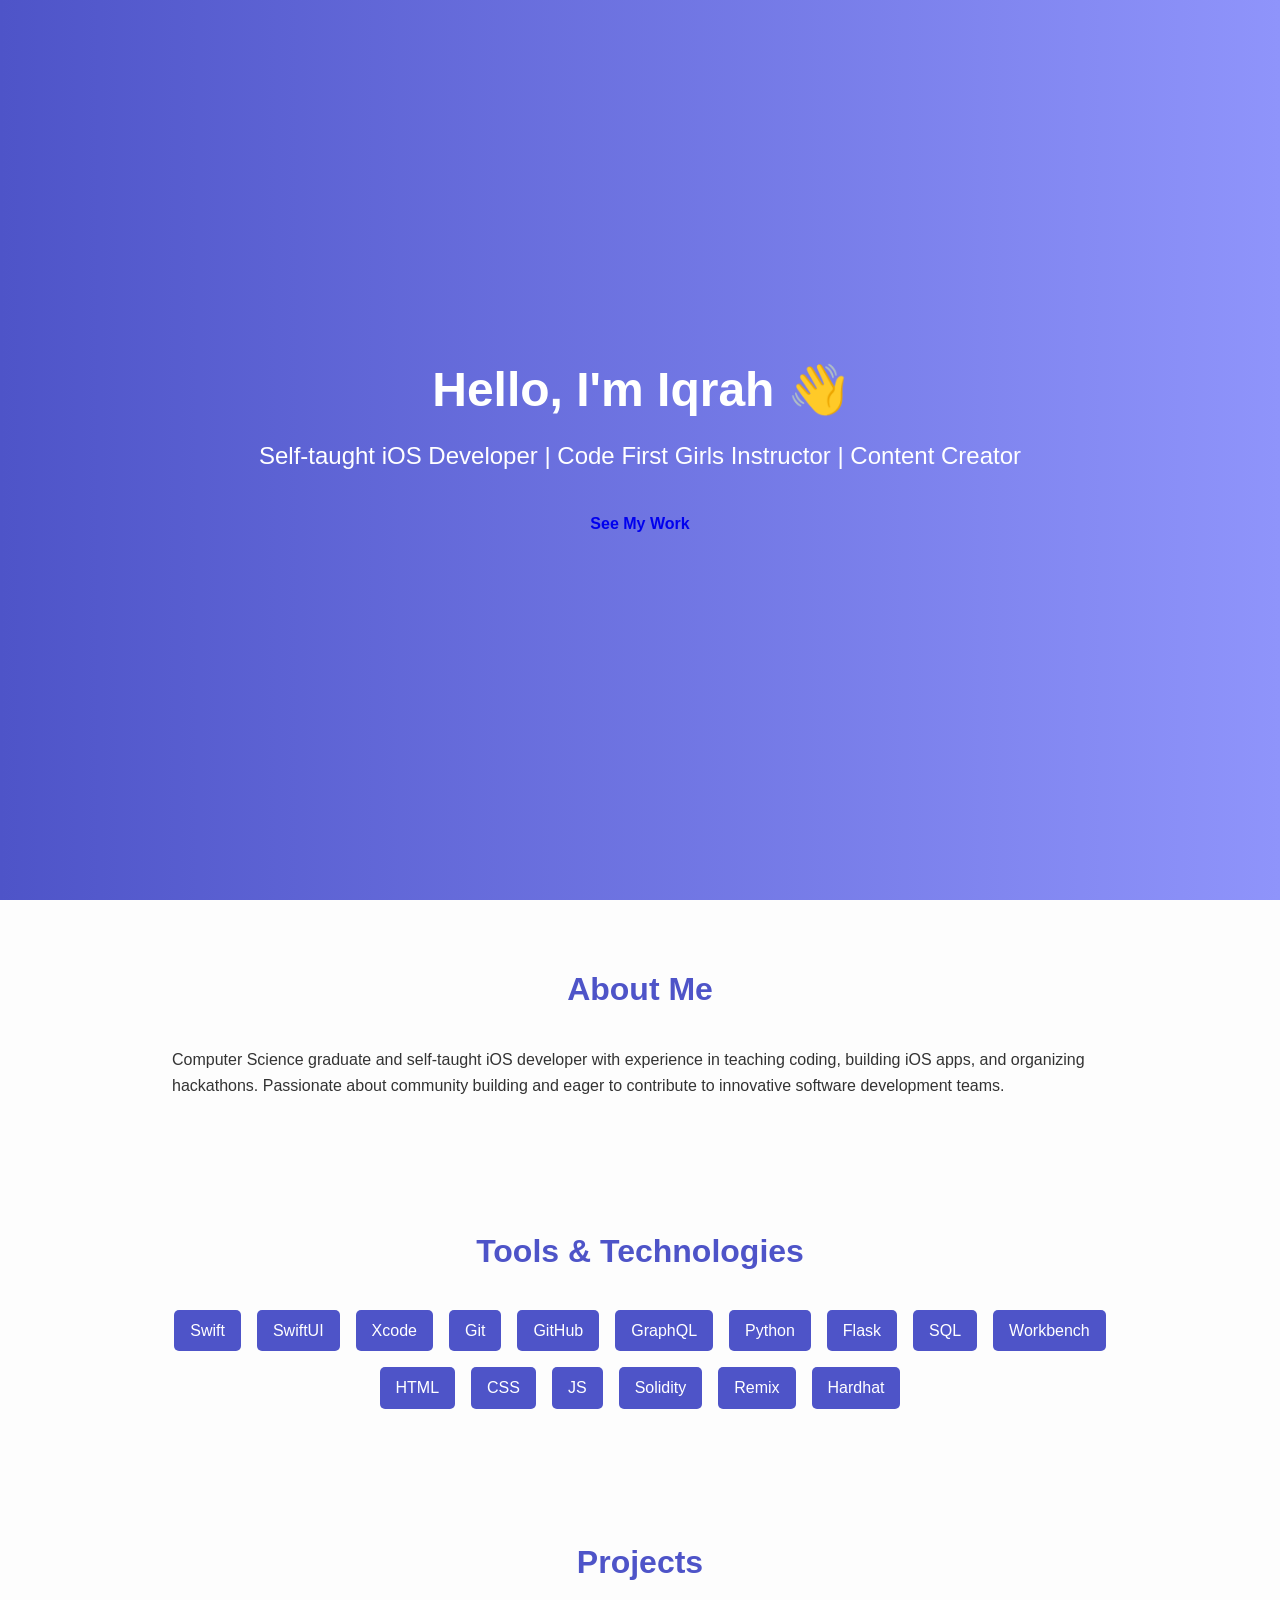
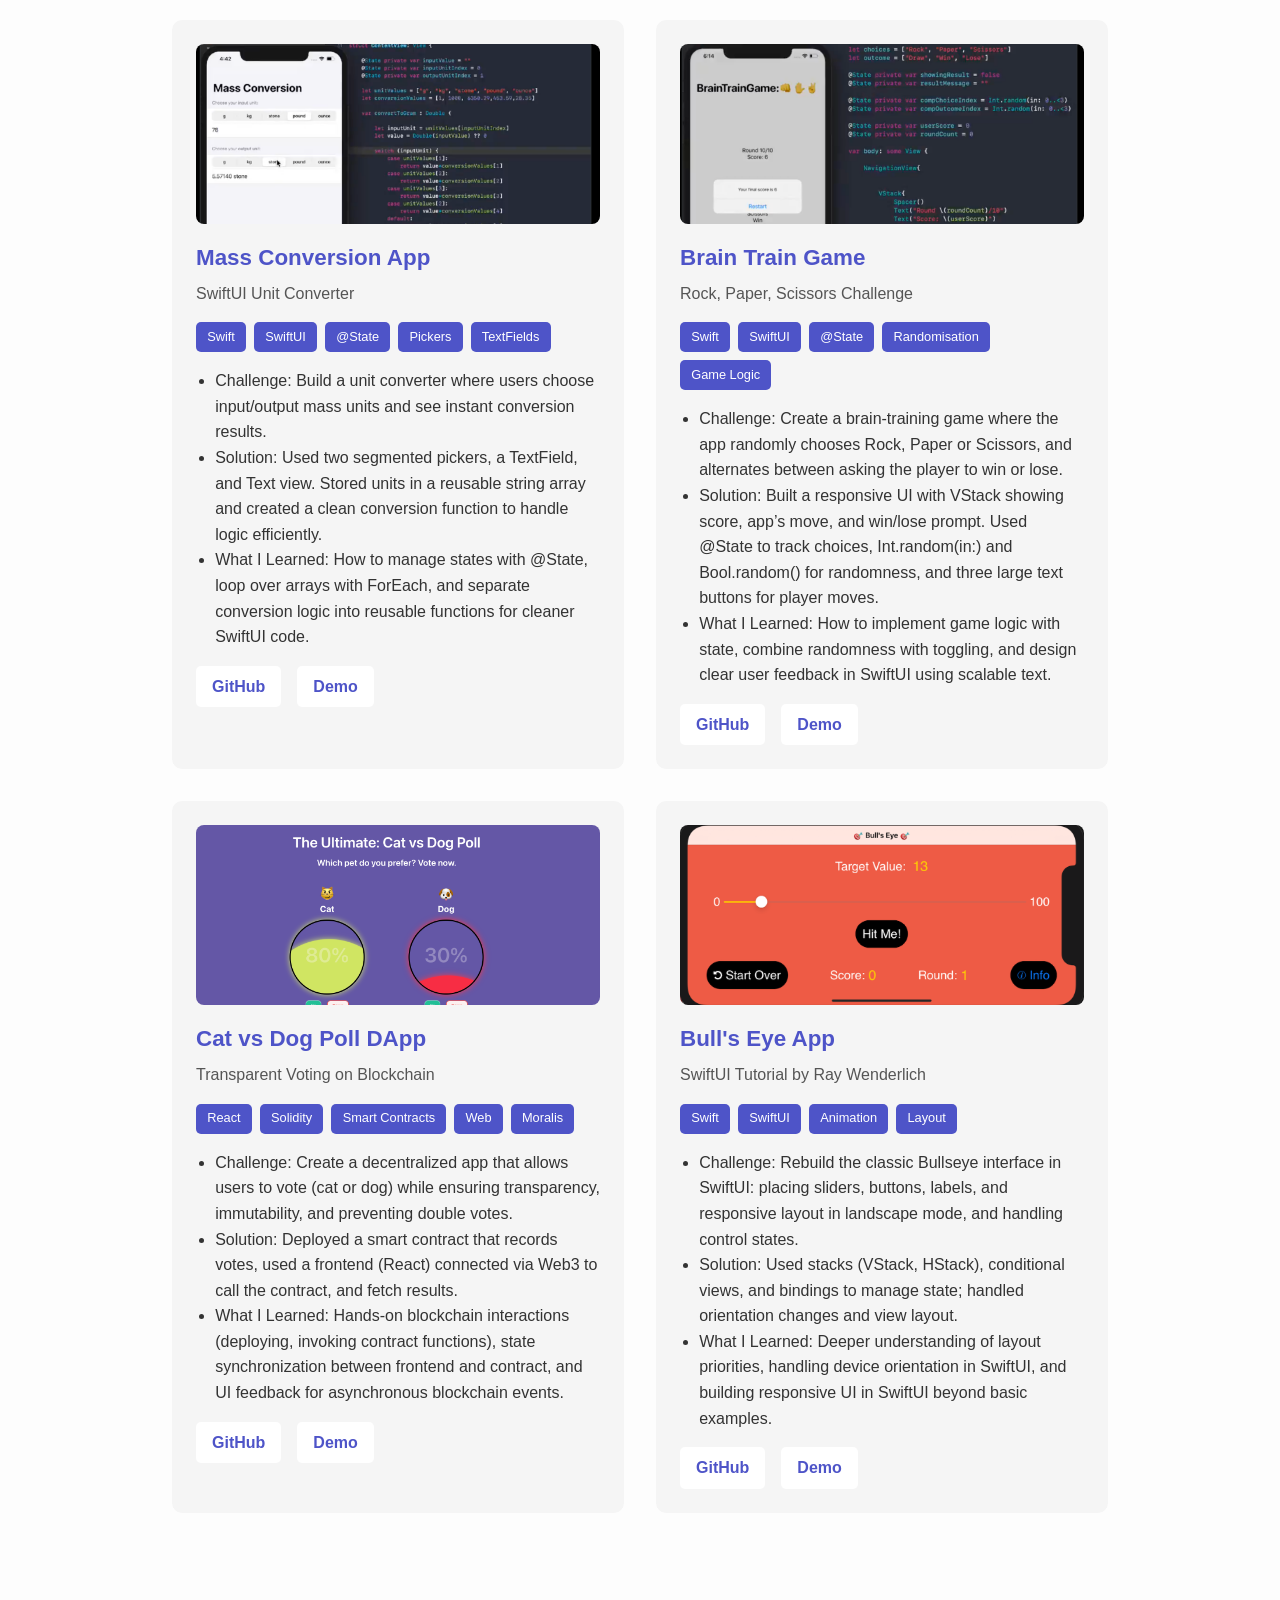
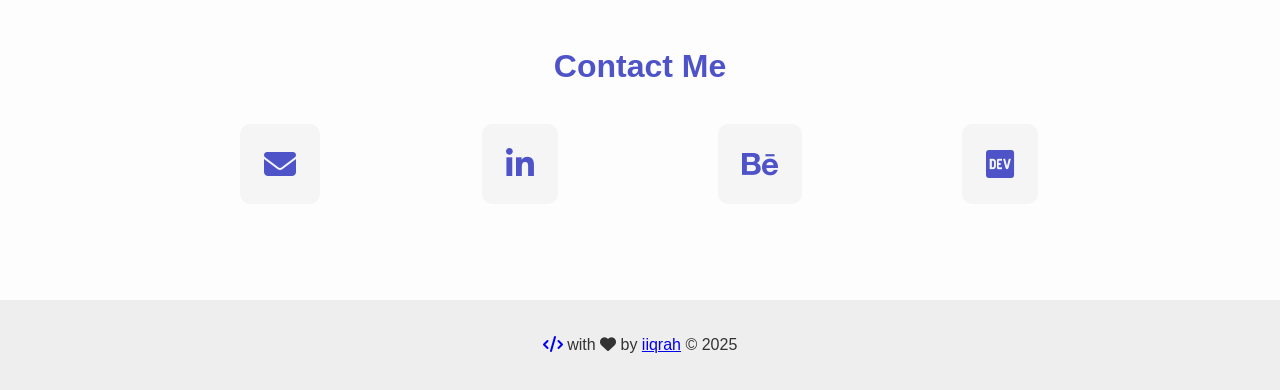
<file: index.html>
<!DOCTYPE html>
<html lang="en">
<head>
  <meta charset="UTF-8">
  <meta name="viewport" content="width=device-width, initial-scale=1.0">
  <title>Iqrah | Developer Portfolio</title>
  <link rel="stylesheet" href="style.css">
  <link rel="stylesheet" href="https://cdnjs.cloudflare.com/ajax/libs/font-awesome/6.5.2/css/all.min.css" integrity="sha512-SnH5WK+bZxgPHs44uWIX+LLJAJ9/2PkPKZ5QiAj6Ta86w+fsb2TkcmfRyVX3pBnMFcV7oQPJkl9QevSCWr3W6A==" crossorigin="anonymous" referrerpolicy="no-referrer" />

</head>
<body>

  <!-- Hero Section -->
  <header class="hero">
    <div class="hero-content">
      <h1>Hello, I'm Iqrah 👋</h1>
      <p>Self-taught iOS Developer | Code First Girls Instructor | Content Creator </p>
      <a href="#projects" class="btn">See My Work</a>
    </div>
  </header>

  <!-- About Section -->
  <section id="about" class="section">
    <h2>About Me</h2>
    <p>Computer Science graduate and self-taught iOS developer with experience in teaching coding, building iOS apps, and organizing hackathons. Passionate about community building and eager to contribute to innovative software development teams.</p>
  </section>


  <!-- Skills Section -->
  <section id="skills" class="section">
    <h2>Tools & Technologies</h2>
    <ul class="skills-list">
      <li>Swift</li>
      <li>SwiftUI</li>
      <li>Xcode</li>
      <li>Git</li>
      <li>GitHub</li>
      <li>GraphQL</li>
      <li>Python</li>
      <li>Flask</li>
      <li>SQL</li>
      <li>Workbench</li>
      <li>HTML</li>
      <li>CSS</li>
      <li>JS</li>
      <li>Solidity</li>
      <li>Remix</li>
      <li>Hardhat</li>
    </ul>
  </section>

<!-- Projects Section -->
<section id="projects" class="section">
  <h2>Projects</h2>
  <div class="projects-grid">

    <!-- Project Card 1 -->
    <div class="project-card">
      <!-- Thumbnail -->
      <img src="img/projects/mass-conversion.png" alt="Mass Conversion App Screenshot" class="project-thumbnail">

      <!-- Title & Subtitle -->
      <div class="project-title">
        <h3>Mass Conversion App</h3>
        <p class="subtitle">SwiftUI Unit Converter</p>
      </div>

      <!-- Tech Stack Tags -->
      <div class="tech-tags">
        <span>Swift</span>
        <span>SwiftUI</span>
        <span>@State</span>
        <span>Pickers</span>
        <span>TextFields</span>
      </div>

      <!-- Bullet Points -->
      <ul class="project-points">
        <li>Challenge: Build a unit converter where users choose input/output mass units and see instant conversion results.</li>
        <li>Solution: Used two segmented pickers, a TextField, and Text view. Stored units in a reusable string array and created a clean conversion function to handle logic efficiently.</li>
        <li>What I Learned: How to manage states with @State, loop over arrays with ForEach, and separate conversion logic into reusable functions for cleaner SwiftUI code.</li>
      </ul>

      <!-- Buttons -->
      <div class="project-buttons">
        <a href="https://github.com/iiqrah/100-days-of-swift/tree/master/mass-conversion/mass-conversion" target="_blank" class="btn">GitHub</a>
        <a href="https://twitter.com/i/status/1236333971388141568" target="_blank" class="btn">Demo</a>
      </div>
    </div>

    <!-- Project Card 2 -->
    <div class="project-card">
      <!-- Thumbnail -->
      <img src="img/projects/brain-train-game.png" alt="Brain Train Game Screenshot" class="project-thumbnail">

      <!-- Title & Subtitle -->
      <div class="project-title">
        <h3>Brain Train Game</h3>
        <p class="subtitle">Rock, Paper, Scissors Challenge</p>
      </div>

      <!-- Tech Stack Tags -->
      <div class="tech-tags">
        <span>Swift</span>
        <span>SwiftUI</span>
        <span>@State</span>
        <span>Randomisation</span>
        <span>Game Logic</span>
      </div>

      <!-- Bullet Points -->
      <ul class="project-points">
        <li>Challenge: Create a brain-training game where the app randomly chooses Rock, Paper or Scissors, and alternates between asking the player to win or lose.</li>
        <li>Solution: Built a responsive UI with VStack showing score, app’s move, and win/lose prompt. Used @State to track choices, Int.random(in:) and Bool.random() for randomness, and three large text buttons for player moves.</li>
        <li>What I Learned: How to implement game logic with state, combine randomness with toggling, and design clear user feedback in SwiftUI using scalable text.</li>
      </ul>

      <!-- Buttons -->
      <div class="project-buttons">
        <a href="https://github.com/iiqrah/100-days-of-swift/tree/master/BrainTrainRPS/BrainTrainRPS" target="_blank" class="btn">GitHub</a>
        <a href="https://x.com/iiqrah_/status/1247211411140415494" target="_blank" class="btn">Demo</a>
      </div>
    </div>

    <!-- Project Card 3 -->
    <div class="project-card">
      <!-- Thumbnail -->
      <img src="img/projects/cat-vs-dog.png" alt="Cat vs Dog Poll DApp Screenshot" class="project-thumbnail">

      <!-- Title & Subtitle -->
      <div class="project-title">
        <h3>Cat vs Dog Poll DApp</h3>
        <p class="subtitle">Transparent Voting on Blockchain</p>
      </div>
      <!-- Tech Stack Tags -->
      <div class="tech-tags">
        <span>React</span>
        <span>Solidity</span>
        <span>Smart Contracts</span>
        <span>Web</span>
        <span>Moralis</span>
      </div>

      <!-- Bullet Points -->
      <ul class="project-points">
        <li>Challenge: Create a decentralized app that allows users to vote (cat or dog) while ensuring transparency, immutability, and preventing double votes.</li>
        <li>Solution: Deployed a smart contract that records votes, used a frontend (React) connected via Web3 to call the contract, and fetch results.</li>
        <li>What I Learned: Hands-on blockchain interactions (deploying, invoking contract functions), state synchronization between frontend and contract, and UI feedback for asynchronous blockchain events.</li>
      </ul>

      <!-- Buttons -->
      <div class="project-buttons">
        <a href="https://github.com/iiqrah-dev/cat-vs-dog" target="_blank" class="btn">GitHub</a>
        <a href="https://iiqrah-dev.github.io/cat-vs-dog/" target="_blank" class="btn">Demo</a>
      </div>
    </div>

    <!-- Project Card 4 -->
    <div class="project-card">
      <!-- Thumbnail -->
      <img src="img/projects/bulls-eye.png" alt="Bull's Eye App Screenshot" class="project-thumbnail">

      <!-- Title & Subtitle -->
      <div class="project-title">
        <h3>Bull's Eye App</h3>
        <p class="subtitle">SwiftUI Tutorial by Ray Wenderlich</p>
      </div>

      <!-- Tech Stack Tags -->
      <div class="tech-tags">
        <span>Swift</span>
        <span>SwiftUI</span>
        <span>Animation</span>
        <span>Layout</span>
      </div>

      <!-- Bullet Points -->
      <ul class="project-points">
        <li>Challenge: Rebuild the classic Bullseye interface in SwiftUI: placing sliders, buttons, labels, and responsive layout in landscape mode, and handling control states.</li>
        <li>Solution: Used stacks (VStack, HStack), conditional views, and bindings to manage state; handled orientation changes and view layout.</li>
        <li>What I Learned: Deeper understanding of layout priorities, handling device orientation in SwiftUI, and building responsive UI in SwiftUI beyond basic examples.</li>
      </ul>

      <!-- Buttons -->
      <div class="project-buttons">
        <a href="https://github.com/iiqrah/raywenderlich-ios-course/tree/master/bulls-eye-game/bulls-eye-game" target="_blank" class="btn">GitHub</a>
        <a href="https://x.com/iiqrah_/status/1284225753895374848" target="_blank" class="btn">Demo</a>
      </div>
    </div>

  
    <!-- ... -->

  </div>
</section>

  

<!-- Contact Section -->
<section id="contact" class="section">
  <h2>Contact Me</h2>
  <div class="contact-grid">
     <a class="contact-card" href="mailto:hello@iiqrah.com" target="blank"> <i class="fas fa-2x fa-envelope" title="hello@iiqrah.com"></i> </a>
     <a class="contact-card" href="https://www.linkedin.com/in/iiqrah" target="blank"> <i class="fab fa-2x fa-linkedin-in" title="linkedin.com/in/iiqrah"></i> </a>
     <!-- <a class="contact-card" href="https://www.github.com/iiqrah" target="blank"> <i class="fab fa-2x fa-github" title="github.com/iiqrah"></i> </a> -->
    <a class="contact-card" href="https://www.behance.net/iiqrah" target="blank"> <i class="fab fa-2x fa-behance" title="behance.net/iiqrah"></i> </a>
<a class="contact-card" href="https://www.dev.to/iiqrah" target="blank"> <i class="fab fa-2x fa-dev" title="dev.to/iiqrah"></i> </a>    
</a>
  </div>
</section>


  <!-- Footer -->
  <footer>
    <p><a href="https://github.com/iiqrah" target="_blank"> <i class="fas fa-code"></i></a>
             with <i class="fas fa-heart"></i> by  <a href="https://iiqrah.com/" target="_blank">iiqrah</a> &copy; 2025</p>
  </footer>


</body>
</html>
</file>
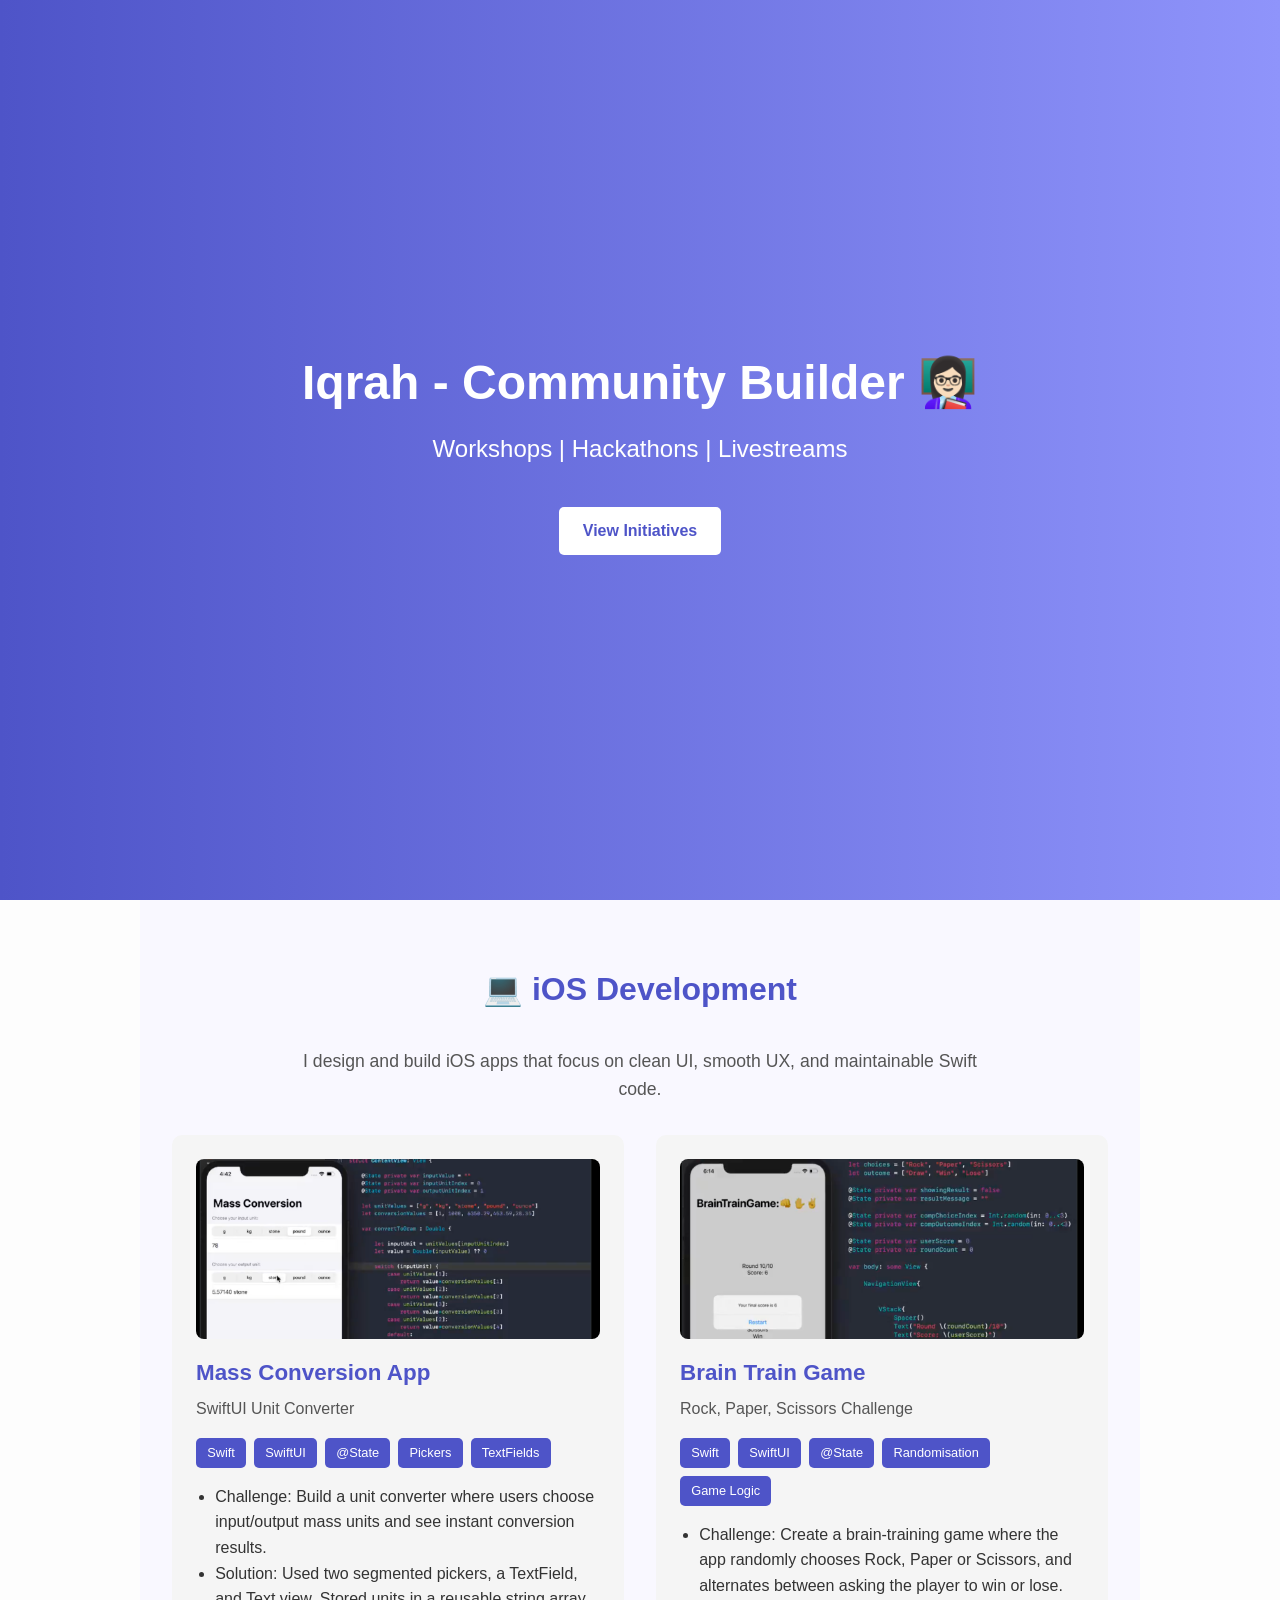
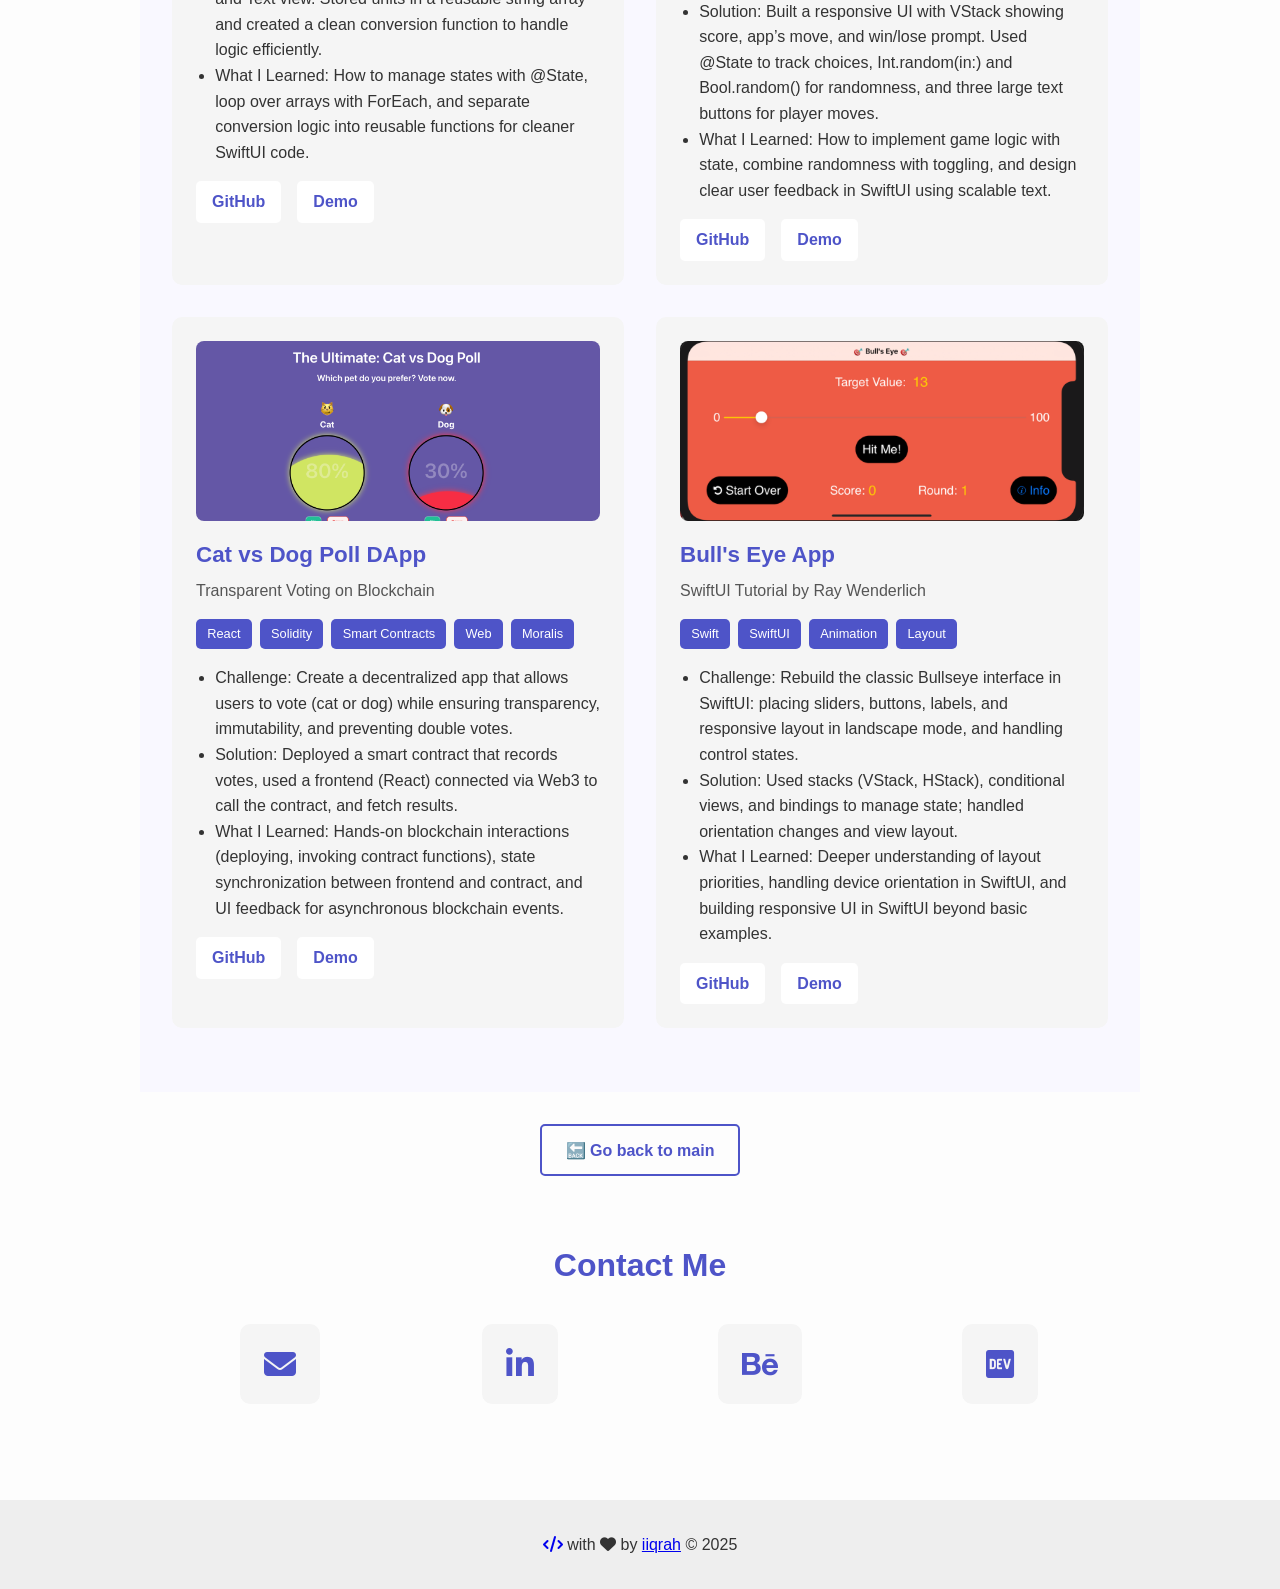
<file: community-work.html>
<!DOCTYPE html>
<html lang="en">
<head>
  <meta charset="UTF-8">
  <meta name="viewport" content="width=device-width, initial-scale=1.0">
  <title>Iqrah | Developer Portfolio</title>
  <link rel="stylesheet" href="style.css">
  <link rel="stylesheet" href="https://cdnjs.cloudflare.com/ajax/libs/font-awesome/6.5.2/css/all.min.css" integrity="sha512-SnH5WK+bZxgPHs44uWIX+LLJAJ9/2PkPKZ5QiAj6Ta86w+fsb2TkcmfRyVX3pBnMFcV7oQPJkl9QevSCWr3W6A==" crossorigin="anonymous" referrerpolicy="no-referrer" />

</head>
<body>

<header class="hero">
  <div class="hero-content">
    <h1>Iqrah - Community Builder 👩🏻‍🏫</h1>
    <p>Workshops | Hackathons | Livestreams </p>
    <div class="hero-buttons">
      <a href="#ios-section" class="btn btn-ios">View Initiatives</a>
    </div>
  </div>
</header>

  <!-- iOS Section -->
<section id="ios-section" class="section ios-section">
  <h2>💻 iOS Development</h2>
  <p class="section-intro">
    I design and build iOS apps that focus on clean UI, smooth UX, and maintainable Swift code.
  </p>
  
  <div class="projects-grid">

    <!-- Project Card 1 -->
    <div class="project-card">
      <!-- Thumbnail -->
      <img src="img/projects/mass-conversion.png" alt="Mass Conversion App Screenshot" class="project-thumbnail">

      <!-- Title & Subtitle -->
      <div class="project-title">
        <h3>Mass Conversion App</h3>
        <p class="subtitle">SwiftUI Unit Converter</p>
      </div>

      <!-- Tech Stack Tags -->
      <div class="tech-tags">
        <span>Swift</span>
        <span>SwiftUI</span>
        <span>@State</span>
        <span>Pickers</span>
        <span>TextFields</span>
      </div>

      <!-- Bullet Points -->
      <ul class="project-points">
        <li>Challenge: Build a unit converter where users choose input/output mass units and see instant conversion results.</li>
        <li>Solution: Used two segmented pickers, a TextField, and Text view. Stored units in a reusable string array and created a clean conversion function to handle logic efficiently.</li>
        <li>What I Learned: How to manage states with @State, loop over arrays with ForEach, and separate conversion logic into reusable functions for cleaner SwiftUI code.</li>
      </ul>

      <!-- Buttons -->
      <div class="project-buttons">
        <a href="https://github.com/iiqrah/100-days-of-swift/tree/master/mass-conversion/mass-conversion" target="_blank" class="btn">GitHub</a>
        <a href="https://twitter.com/i/status/1236333971388141568" target="_blank" class="btn">Demo</a>
      </div>
    </div>

    <!-- Project Card 2 -->
    <div class="project-card">
      <!-- Thumbnail -->
      <img src="img/projects/brain-train-game.png" alt="Brain Train Game Screenshot" class="project-thumbnail">

      <!-- Title & Subtitle -->
      <div class="project-title">
        <h3>Brain Train Game</h3>
        <p class="subtitle">Rock, Paper, Scissors Challenge</p>
      </div>

      <!-- Tech Stack Tags -->
      <div class="tech-tags">
        <span>Swift</span>
        <span>SwiftUI</span>
        <span>@State</span>
        <span>Randomisation</span>
        <span>Game Logic</span>
      </div>

      <!-- Bullet Points -->
      <ul class="project-points">
        <li>Challenge: Create a brain-training game where the app randomly chooses Rock, Paper or Scissors, and alternates between asking the player to win or lose.</li>
        <li>Solution: Built a responsive UI with VStack showing score, app’s move, and win/lose prompt. Used @State to track choices, Int.random(in:) and Bool.random() for randomness, and three large text buttons for player moves.</li>
        <li>What I Learned: How to implement game logic with state, combine randomness with toggling, and design clear user feedback in SwiftUI using scalable text.</li>
      </ul>

      <!-- Buttons -->
      <div class="project-buttons">
        <a href="https://github.com/iiqrah/100-days-of-swift/tree/master/BrainTrainRPS/BrainTrainRPS" target="_blank" class="btn">GitHub</a>
        <a href="https://x.com/iiqrah_/status/1247211411140415494" target="_blank" class="btn">Demo</a>
      </div>
    </div>

    <!-- Project Card 3 -->
    <div class="project-card">
      <!-- Thumbnail -->
      <img src="img/projects/cat-vs-dog.png" alt="Cat vs Dog Poll DApp Screenshot" class="project-thumbnail">

      <!-- Title & Subtitle -->
      <div class="project-title">
        <h3>Cat vs Dog Poll DApp</h3>
        <p class="subtitle">Transparent Voting on Blockchain</p>
      </div>
      <!-- Tech Stack Tags -->
      <div class="tech-tags">
        <span>React</span>
        <span>Solidity</span>
        <span>Smart Contracts</span>
        <span>Web</span>
        <span>Moralis</span>
      </div>

      <!-- Bullet Points -->
      <ul class="project-points">
        <li>Challenge: Create a decentralized app that allows users to vote (cat or dog) while ensuring transparency, immutability, and preventing double votes.</li>
        <li>Solution: Deployed a smart contract that records votes, used a frontend (React) connected via Web3 to call the contract, and fetch results.</li>
        <li>What I Learned: Hands-on blockchain interactions (deploying, invoking contract functions), state synchronization between frontend and contract, and UI feedback for asynchronous blockchain events.</li>
      </ul>

      <!-- Buttons -->
      <div class="project-buttons">
        <a href="https://github.com/iiqrah-dev/cat-vs-dog" target="_blank" class="btn">GitHub</a>
        <a href="https://iiqrah-dev.github.io/cat-vs-dog/" target="_blank" class="btn">Demo</a>
      </div>
    </div>

    <!-- Project Card 4 -->
    <div class="project-card">
      <!-- Thumbnail -->
      <img src="img/projects/bulls-eye.png" alt="Bull's Eye App Screenshot" class="project-thumbnail">

      <!-- Title & Subtitle -->
      <div class="project-title">
        <h3>Bull's Eye App</h3>
        <p class="subtitle">SwiftUI Tutorial by Ray Wenderlich</p>
      </div>

      <!-- Tech Stack Tags -->
      <div class="tech-tags">
        <span>Swift</span>
        <span>SwiftUI</span>
        <span>Animation</span>
        <span>Layout</span>
      </div>

      <!-- Bullet Points -->
      <ul class="project-points">
        <li>Challenge: Rebuild the classic Bullseye interface in SwiftUI: placing sliders, buttons, labels, and responsive layout in landscape mode, and handling control states.</li>
        <li>Solution: Used stacks (VStack, HStack), conditional views, and bindings to manage state; handled orientation changes and view layout.</li>
        <li>What I Learned: Deeper understanding of layout priorities, handling device orientation in SwiftUI, and building responsive UI in SwiftUI beyond basic examples.</li>
      </ul>

      <!-- Buttons -->
      <div class="project-buttons">
        <a href="https://github.com/iiqrah/raywenderlich-ios-course/tree/master/bulls-eye-game/bulls-eye-game" target="_blank" class="btn">GitHub</a>
        <a href="https://x.com/iiqrah_/status/1284225753895374848" target="_blank" class="btn">Demo</a>
      </div>
    </div>

  
    <!-- ... -->

  </div>


  
</section>

    <div class="section-footer">
      <a href="index.html" class="btn btn-outline">🔙 Go back to main </a>
    </div>


<!-- Contact Section -->
<section id="contact" class="section">
  <h2>Contact Me</h2>
  <div class="contact-grid">
     <a class="contact-card" href="mailto:hello@iiqrah.com" target="blank"> <i class="fas fa-2x fa-envelope" title="hello@iiqrah.com"></i> </a>
     <a class="contact-card" href="https://www.linkedin.com/in/iiqrah" target="blank"> <i class="fab fa-2x fa-linkedin-in" title="linkedin.com/in/iiqrah"></i> </a>
     <!-- <a class="contact-card" href="https://www.github.com/iiqrah" target="blank"> <i class="fab fa-2x fa-github" title="github.com/iiqrah"></i> </a> -->
    <a class="contact-card" href="https://www.behance.net/iiqrah" target="blank"> <i class="fab fa-2x fa-behance" title="behance.net/iiqrah"></i> </a>
<a class="contact-card" href="https://www.dev.to/iiqrah" target="blank"> <i class="fab fa-2x fa-dev" title="dev.to/iiqrah"></i> </a>    
</a>
  </div>
</section>


  <!-- Footer -->
  <footer>
    <p><a href="https://github.com/iiqrah" target="_blank"> <i class="fas fa-code"></i></a>
             with <i class="fas fa-heart"></i> by  <a href="https://iiqrah.com/" target="_blank">iiqrah</a> &copy; 2025</p>
  </footer>


</body>
</html>
</file>
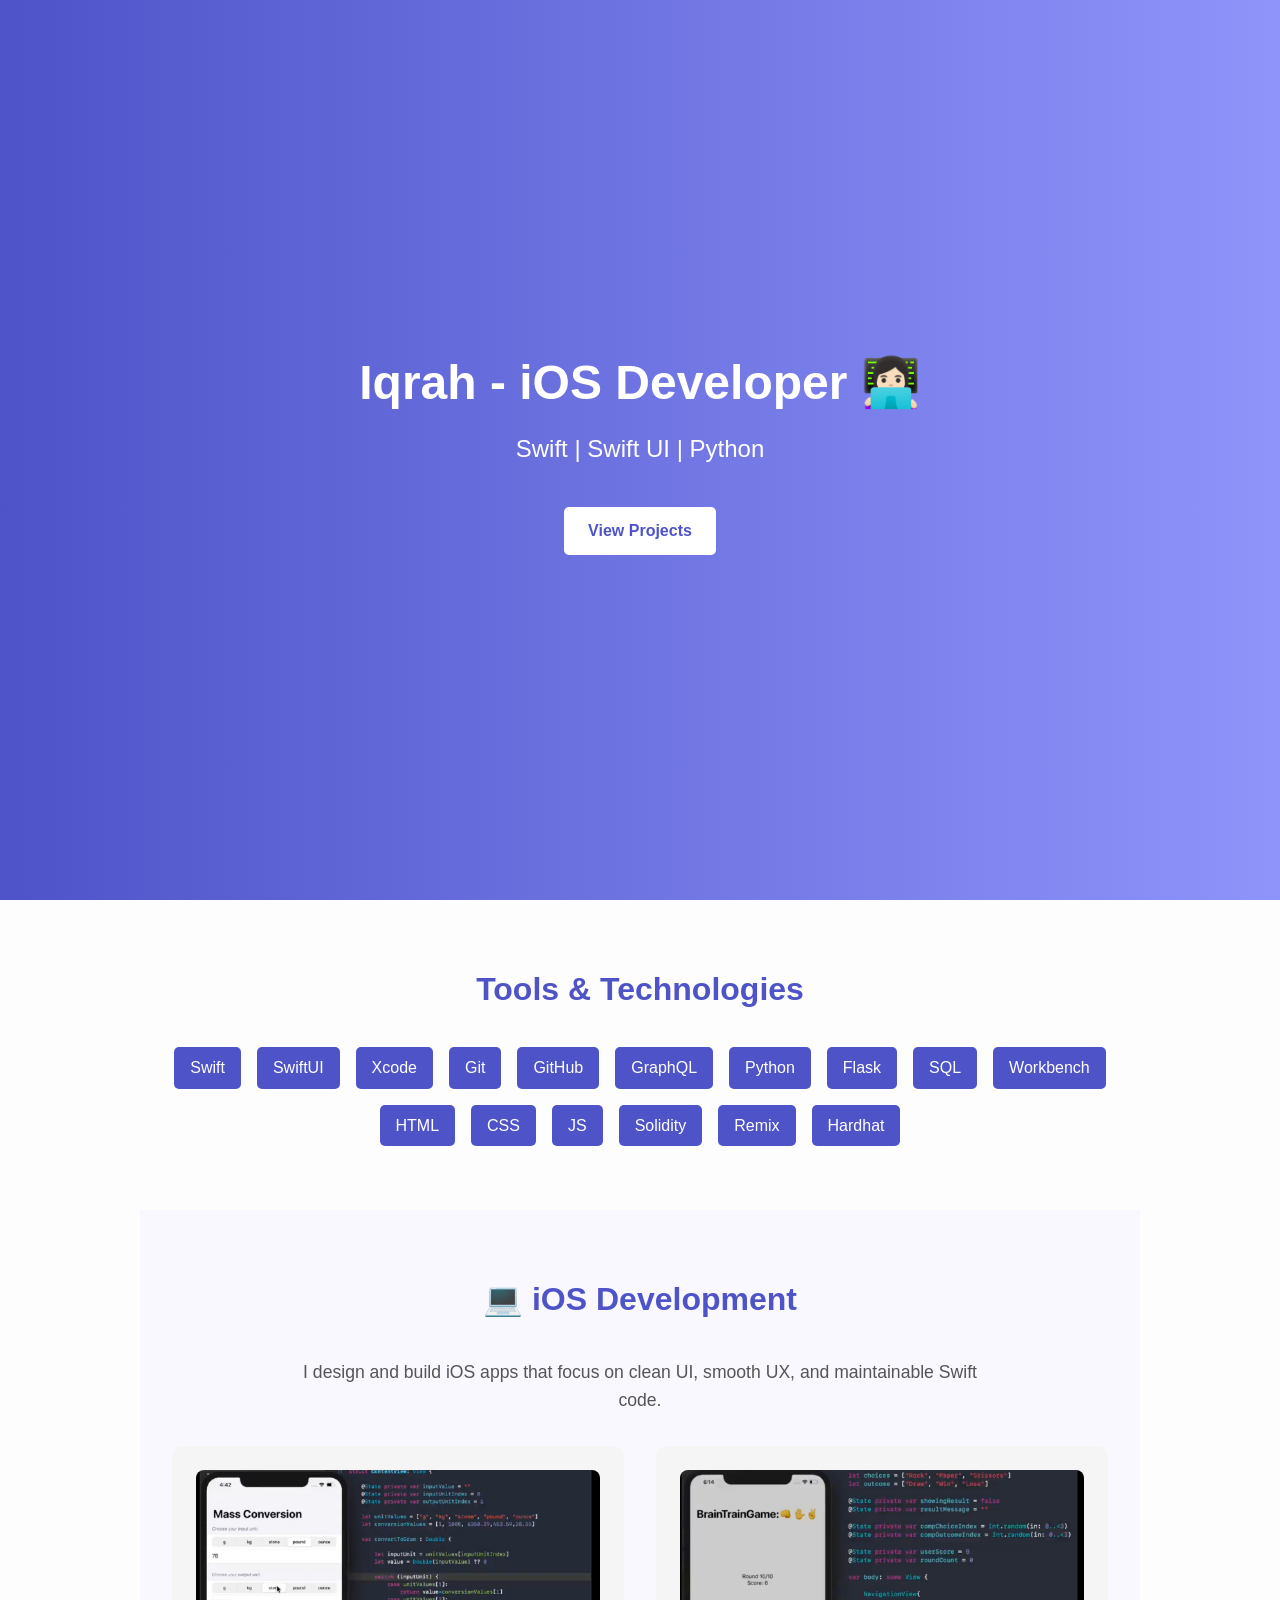
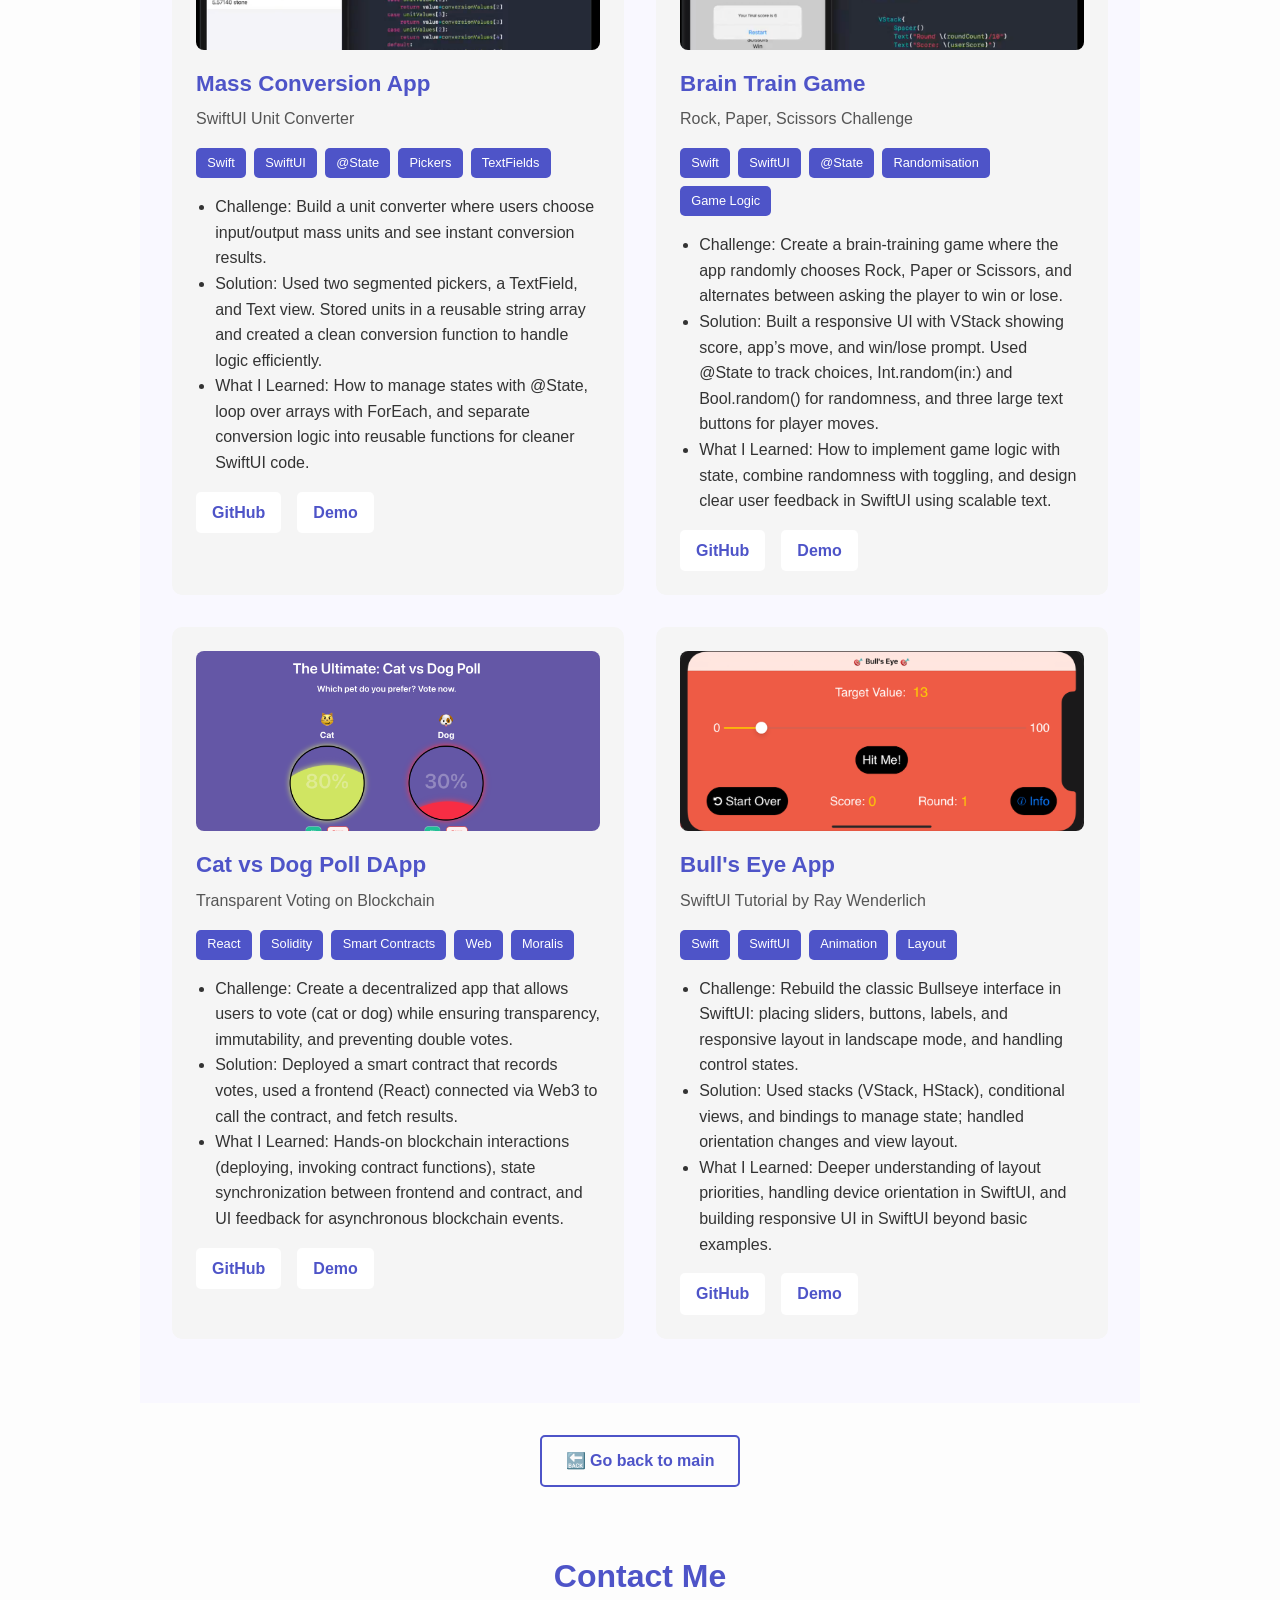
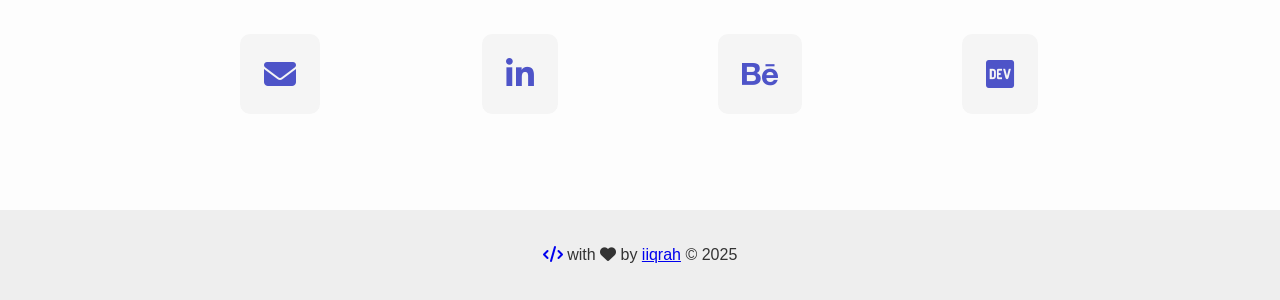
<file: ios-work.html>
<!DOCTYPE html>
<html lang="en">
<head>
  <meta charset="UTF-8">
  <meta name="viewport" content="width=device-width, initial-scale=1.0">
  <title>Iqrah | Developer Portfolio</title>
  <link rel="stylesheet" href="style.css">
  <link rel="stylesheet" href="https://cdnjs.cloudflare.com/ajax/libs/font-awesome/6.5.2/css/all.min.css" integrity="sha512-SnH5WK+bZxgPHs44uWIX+LLJAJ9/2PkPKZ5QiAj6Ta86w+fsb2TkcmfRyVX3pBnMFcV7oQPJkl9QevSCWr3W6A==" crossorigin="anonymous" referrerpolicy="no-referrer" />

</head>
<body>

<header class="hero">
  <div class="hero-content">
    <h1>Iqrah - iOS Developer 👩🏻‍💻</h1>
    <p>Swift | Swift UI | Python </p>
    <div class="hero-buttons">
      <a href="#ios-section" class="btn btn-ios">View Projects</a>
    </div>
  </div>
</header>

  <!-- Skills Section -->
  <section id="skills" class="section">
    <h2>Tools & Technologies</h2>
    <ul class="skills-list">
      <li>Swift</li>
      <li>SwiftUI</li>
      <li>Xcode</li>
      <li>Git</li>
      <li>GitHub</li>
      <li>GraphQL</li>
      <li>Python</li>
      <li>Flask</li>
      <li>SQL</li>
      <li>Workbench</li>
      <li>HTML</li>
      <li>CSS</li>
      <li>JS</li>
      <li>Solidity</li>
      <li>Remix</li>
      <li>Hardhat</li>
    </ul>
  </section>

  <!-- iOS Section -->
<section id="ios-section" class="section ios-section">
  <h2>💻 iOS Development</h2>
  <p class="section-intro">
    I design and build iOS apps that focus on clean UI, smooth UX, and maintainable Swift code.
  </p>
  
  <div class="projects-grid">

    <!-- Project Card 1 -->
    <div class="project-card">
      <!-- Thumbnail -->
      <img src="img/projects/mass-conversion.png" alt="Mass Conversion App Screenshot" class="project-thumbnail">

      <!-- Title & Subtitle -->
      <div class="project-title">
        <h3>Mass Conversion App</h3>
        <p class="subtitle">SwiftUI Unit Converter</p>
      </div>

      <!-- Tech Stack Tags -->
      <div class="tech-tags">
        <span>Swift</span>
        <span>SwiftUI</span>
        <span>@State</span>
        <span>Pickers</span>
        <span>TextFields</span>
      </div>

      <!-- Bullet Points -->
      <ul class="project-points">
        <li>Challenge: Build a unit converter where users choose input/output mass units and see instant conversion results.</li>
        <li>Solution: Used two segmented pickers, a TextField, and Text view. Stored units in a reusable string array and created a clean conversion function to handle logic efficiently.</li>
        <li>What I Learned: How to manage states with @State, loop over arrays with ForEach, and separate conversion logic into reusable functions for cleaner SwiftUI code.</li>
      </ul>

      <!-- Buttons -->
      <div class="project-buttons">
        <a href="https://github.com/iiqrah/100-days-of-swift/tree/master/mass-conversion/mass-conversion" target="_blank" class="btn">GitHub</a>
        <a href="https://twitter.com/i/status/1236333971388141568" target="_blank" class="btn">Demo</a>
      </div>
    </div>

    <!-- Project Card 2 -->
    <div class="project-card">
      <!-- Thumbnail -->
      <img src="img/projects/brain-train-game.png" alt="Brain Train Game Screenshot" class="project-thumbnail">

      <!-- Title & Subtitle -->
      <div class="project-title">
        <h3>Brain Train Game</h3>
        <p class="subtitle">Rock, Paper, Scissors Challenge</p>
      </div>

      <!-- Tech Stack Tags -->
      <div class="tech-tags">
        <span>Swift</span>
        <span>SwiftUI</span>
        <span>@State</span>
        <span>Randomisation</span>
        <span>Game Logic</span>
      </div>

      <!-- Bullet Points -->
      <ul class="project-points">
        <li>Challenge: Create a brain-training game where the app randomly chooses Rock, Paper or Scissors, and alternates between asking the player to win or lose.</li>
        <li>Solution: Built a responsive UI with VStack showing score, app’s move, and win/lose prompt. Used @State to track choices, Int.random(in:) and Bool.random() for randomness, and three large text buttons for player moves.</li>
        <li>What I Learned: How to implement game logic with state, combine randomness with toggling, and design clear user feedback in SwiftUI using scalable text.</li>
      </ul>

      <!-- Buttons -->
      <div class="project-buttons">
        <a href="https://github.com/iiqrah/100-days-of-swift/tree/master/BrainTrainRPS/BrainTrainRPS" target="_blank" class="btn">GitHub</a>
        <a href="https://x.com/iiqrah_/status/1247211411140415494" target="_blank" class="btn">Demo</a>
      </div>
    </div>

    <!-- Project Card 3 -->
    <div class="project-card">
      <!-- Thumbnail -->
      <img src="img/projects/cat-vs-dog.png" alt="Cat vs Dog Poll DApp Screenshot" class="project-thumbnail">

      <!-- Title & Subtitle -->
      <div class="project-title">
        <h3>Cat vs Dog Poll DApp</h3>
        <p class="subtitle">Transparent Voting on Blockchain</p>
      </div>
      <!-- Tech Stack Tags -->
      <div class="tech-tags">
        <span>React</span>
        <span>Solidity</span>
        <span>Smart Contracts</span>
        <span>Web</span>
        <span>Moralis</span>
      </div>

      <!-- Bullet Points -->
      <ul class="project-points">
        <li>Challenge: Create a decentralized app that allows users to vote (cat or dog) while ensuring transparency, immutability, and preventing double votes.</li>
        <li>Solution: Deployed a smart contract that records votes, used a frontend (React) connected via Web3 to call the contract, and fetch results.</li>
        <li>What I Learned: Hands-on blockchain interactions (deploying, invoking contract functions), state synchronization between frontend and contract, and UI feedback for asynchronous blockchain events.</li>
      </ul>

      <!-- Buttons -->
      <div class="project-buttons">
        <a href="https://github.com/iiqrah-dev/cat-vs-dog" target="_blank" class="btn">GitHub</a>
        <a href="https://iiqrah-dev.github.io/cat-vs-dog/" target="_blank" class="btn">Demo</a>
      </div>
    </div>

    <!-- Project Card 4 -->
    <div class="project-card">
      <!-- Thumbnail -->
      <img src="img/projects/bulls-eye.png" alt="Bull's Eye App Screenshot" class="project-thumbnail">

      <!-- Title & Subtitle -->
      <div class="project-title">
        <h3>Bull's Eye App</h3>
        <p class="subtitle">SwiftUI Tutorial by Ray Wenderlich</p>
      </div>

      <!-- Tech Stack Tags -->
      <div class="tech-tags">
        <span>Swift</span>
        <span>SwiftUI</span>
        <span>Animation</span>
        <span>Layout</span>
      </div>

      <!-- Bullet Points -->
      <ul class="project-points">
        <li>Challenge: Rebuild the classic Bullseye interface in SwiftUI: placing sliders, buttons, labels, and responsive layout in landscape mode, and handling control states.</li>
        <li>Solution: Used stacks (VStack, HStack), conditional views, and bindings to manage state; handled orientation changes and view layout.</li>
        <li>What I Learned: Deeper understanding of layout priorities, handling device orientation in SwiftUI, and building responsive UI in SwiftUI beyond basic examples.</li>
      </ul>

      <!-- Buttons -->
      <div class="project-buttons">
        <a href="https://github.com/iiqrah/raywenderlich-ios-course/tree/master/bulls-eye-game/bulls-eye-game" target="_blank" class="btn">GitHub</a>
        <a href="https://x.com/iiqrah_/status/1284225753895374848" target="_blank" class="btn">Demo</a>
      </div>
    </div>

  
    <!-- ... -->

  </div>


  
</section>

    <div class="section-footer">
      <a href="index.html" class="btn btn-outline">🔙 Go back to main </a>
    </div>


<!-- Contact Section -->
<section id="contact" class="section">
  <h2>Contact Me</h2>
  <div class="contact-grid">
     <a class="contact-card" href="mailto:hello@iiqrah.com" target="blank"> <i class="fas fa-2x fa-envelope" title="hello@iiqrah.com"></i> </a>
     <a class="contact-card" href="https://www.linkedin.com/in/iiqrah" target="blank"> <i class="fab fa-2x fa-linkedin-in" title="linkedin.com/in/iiqrah"></i> </a>
     <!-- <a class="contact-card" href="https://www.github.com/iiqrah" target="blank"> <i class="fab fa-2x fa-github" title="github.com/iiqrah"></i> </a> -->
    <a class="contact-card" href="https://www.behance.net/iiqrah" target="blank"> <i class="fab fa-2x fa-behance" title="behance.net/iiqrah"></i> </a>
<a class="contact-card" href="https://www.dev.to/iiqrah" target="blank"> <i class="fab fa-2x fa-dev" title="dev.to/iiqrah"></i> </a>    
</a>
  </div>
</section>


  <!-- Footer -->
  <footer>
    <p><a href="https://github.com/iiqrah" target="_blank"> <i class="fas fa-code"></i></a>
             with <i class="fas fa-heart"></i> by  <a href="https://iiqrah.com/" target="_blank">iiqrah</a> &copy; 2025</p>
  </footer>


</body>
</html>
</file>
<file: style.css>
/* ---------------------------
   Basic Reset & Global Styles
---------------------------- */
* {
  margin: 0;
  padding: 0;
  box-sizing: border-box;
  font-family: 'Segoe UI', Tahoma, Geneva, Verdana, sans-serif;
}

html {
  scroll-behavior: smooth;
}

body {
  line-height: 1.6;
  color: #333;
  background-color: #fdfdfd;
}

/* ---------------------------
   Hero Section
---------------------------- */
.hero {
  height: 100vh;
  display: flex;
  justify-content: center;
  align-items: center;
  background: linear-gradient(to right, #4e54c8, #8f94fb);
  color: white;
  text-align: center;
  padding: 0 1rem;
}

.hero-buttons {
  margin-top: 0.7rem;
}

.hero-content {
  max-width: 800px;
}

.hero h1 {
  font-size: 3rem;
  margin-bottom: 0.5rem;
}

.hero p {
  font-size: 1.5rem;
  margin-bottom: 1.5rem;
}

.btn {
  padding: 0.7rem 1.5rem;
  text-decoration: none;
  border-radius: 5px;
  font-weight: bold;
  transition: 0.3s;
  display: inline-block;
}

/* Hero/iOS Button */
.btn-ios {
  margin-top: 0.9rem;
  /* border: #333 5px solid; */
  background: white;
  color: #4e54c8;
}

.btn-ios:hover {
  background: #e0e0ff;
}


/* ---------------------------
   Section Styles
---------------------------- */
.section {
  padding: 4rem 2rem;
  max-width: 1000px;
  margin: auto;
}

h2 {
  font-size: 2rem;
  margin-bottom: 2rem;
  text-align: center;
  color: #4e54c8;
}

.section-intro {
  text-align: center;
  font-size: 1.1rem;
  max-width: 700px;
  margin: 0 auto 2rem;
  color: #555;
}

/* Subtle backgrounds to separate sections */
.ios-section {
  background-color: #f9f8ff; /* light lavender */
}

.community-section {
  background-color: #f4f3ff; /* slightly warmer lilac */
}

/* ---------------------------
   Skills Section
---------------------------- */
.skills-list {
  display: flex;
  justify-content: center;
  flex-wrap: wrap;
  gap: 1rem;
  list-style: none;
}

.skills-list li {
  background: #4e54c8;
  color: white;
  padding: 0.5rem 1rem;
  border-radius: 5px;
}

/* ---------------------------
   Projects Grid (iOS)
---------------------------- */
.projects-grid {
  display: grid;
  grid-template-columns: repeat(auto-fit, minmax(300px, 1fr));
  gap: 2rem;
  margin-top: 2rem;
}

.project-card {
  background: #f5f5f5;
  border-radius: 10px;
  padding: 1.5rem;
  display: flex;
  flex-direction: column;
  gap: 1rem;
  transition: transform 0.3s, box-shadow 0.3s;
}

.project-card:hover {
  transform: translateY(-5px);
  box-shadow: 0 10px 25px rgba(0,0,0,0.1);
}

.project-thumbnail {
  width: 100%;
  height: 180px;
  object-fit: cover;
  border-radius: 8px;
}

.project-title h3 {
  font-size: 1.4rem;
  margin-bottom: 0.3rem;
  color: #4e54c8;
}

.project-title .subtitle {
  font-size: 1rem;
  color: #555;
}

.tech-tags {
  display: flex;
  flex-wrap: wrap;
  gap: 0.5rem;
}

.tech-tags span {
  background: #4e54c8;
  color: white;
  padding: 0.3rem 0.7rem;
  border-radius: 5px;
  font-size: 0.8rem;
}

.project-points {
  list-style: disc;
  padding-left: 1.2rem;
  color: #333;
}

.project-buttons {
  display: flex;
  gap: 1rem;
  flex-wrap: wrap;
}

.project-buttons .btn {
  text-decoration: none;
  color: #4e54c8;
  background: white;
  border-radius: 5px;
  padding: 0.5rem 1rem;
  font-weight: bold;
  transition: 0.3s;
}

.project-buttons .btn:hover {
  background: #e0e0ff;
}

/* ---------------------------
   Community Grid
---------------------------- */
.community-grid {
  display: grid;
  grid-template-columns: repeat(auto-fit, minmax(280px, 1fr));
  gap: 2rem;
  margin-top: 2rem;
}

.community-card {
  background: white;
  border-radius: 10px;
  padding: 1.5rem;
  box-shadow: 0 5px 15px rgba(0,0,0,0.05);
  transition: transform 0.3s, box-shadow 0.3s;
}

.community-card:hover {
  transform: translateY(-5px);
  box-shadow: 0 10px 25px rgba(0,0,0,0.1);
}

.community-card h3 {
  color: #4e54c8;
  margin-bottom: 0.5rem;
}

/* Section Footer Buttons */
.section-footer {
  text-align: center;
  margin-top: 2rem;
}

.btn-outline {
  border: 2px solid #4e54c8;
  color: #4e54c8;
  background: transparent;
  transition: all 0.3s;
  padding: 0.7rem 1.5rem;
  font-weight: bold;
  border-radius: 5px;
}

.btn-outline:hover {
  background: #4e54c8;
  color: white;
}

/* ---------------------------
   Contact Section
---------------------------- */
.contact-grid {
  display: grid;
  grid-template-columns: repeat(auto-fit, minmax(50px, 1fr));
  gap: 1.5rem;
  justify-items: center;
  justify-content: center;
  align-items: center;
  margin-top: 2rem;
}

.contact-card {
  background: #f5f5f5;
  border-radius: 10px;
  padding: 1.5rem;
  text-align: center;
  color: #4e54c8;
  text-decoration: none;
  transition: transform 0.3s, box-shadow 0.3s;
  display: flex;
  flex-direction: column;
  justify-content: center;
  align-items: center;
  gap: 0.3rem;
}

.contact-card:hover {
  transform: translateY(-5px);
  box-shadow: 0 8px 20px rgba(0,0,0,0.1);
}

/* ---------------------------
   Footer
---------------------------- */
footer {
  text-align: center;
  padding: 2rem;
  background: #eee;
  margin-top: 2rem;
}

/* ---------------------------
   Media Queries
---------------------------- */
@media (max-width: 768px) {
  .hero h1 {
    font-size: 2.2rem;
  }

  .hero p {
    font-size: 1.2rem;
  }

  .skills-list {
    gap: 0.5rem;
  }

  .skills-list li {
    padding: 0.3rem 0.6rem;
    font-size: 0.85rem;
  }

  .hero-buttons {
    flex-direction: column;
    gap: 0.8rem;
  }

  .btn {
    width: 100%;
    max-width: 280px;
  }
}
</file>
